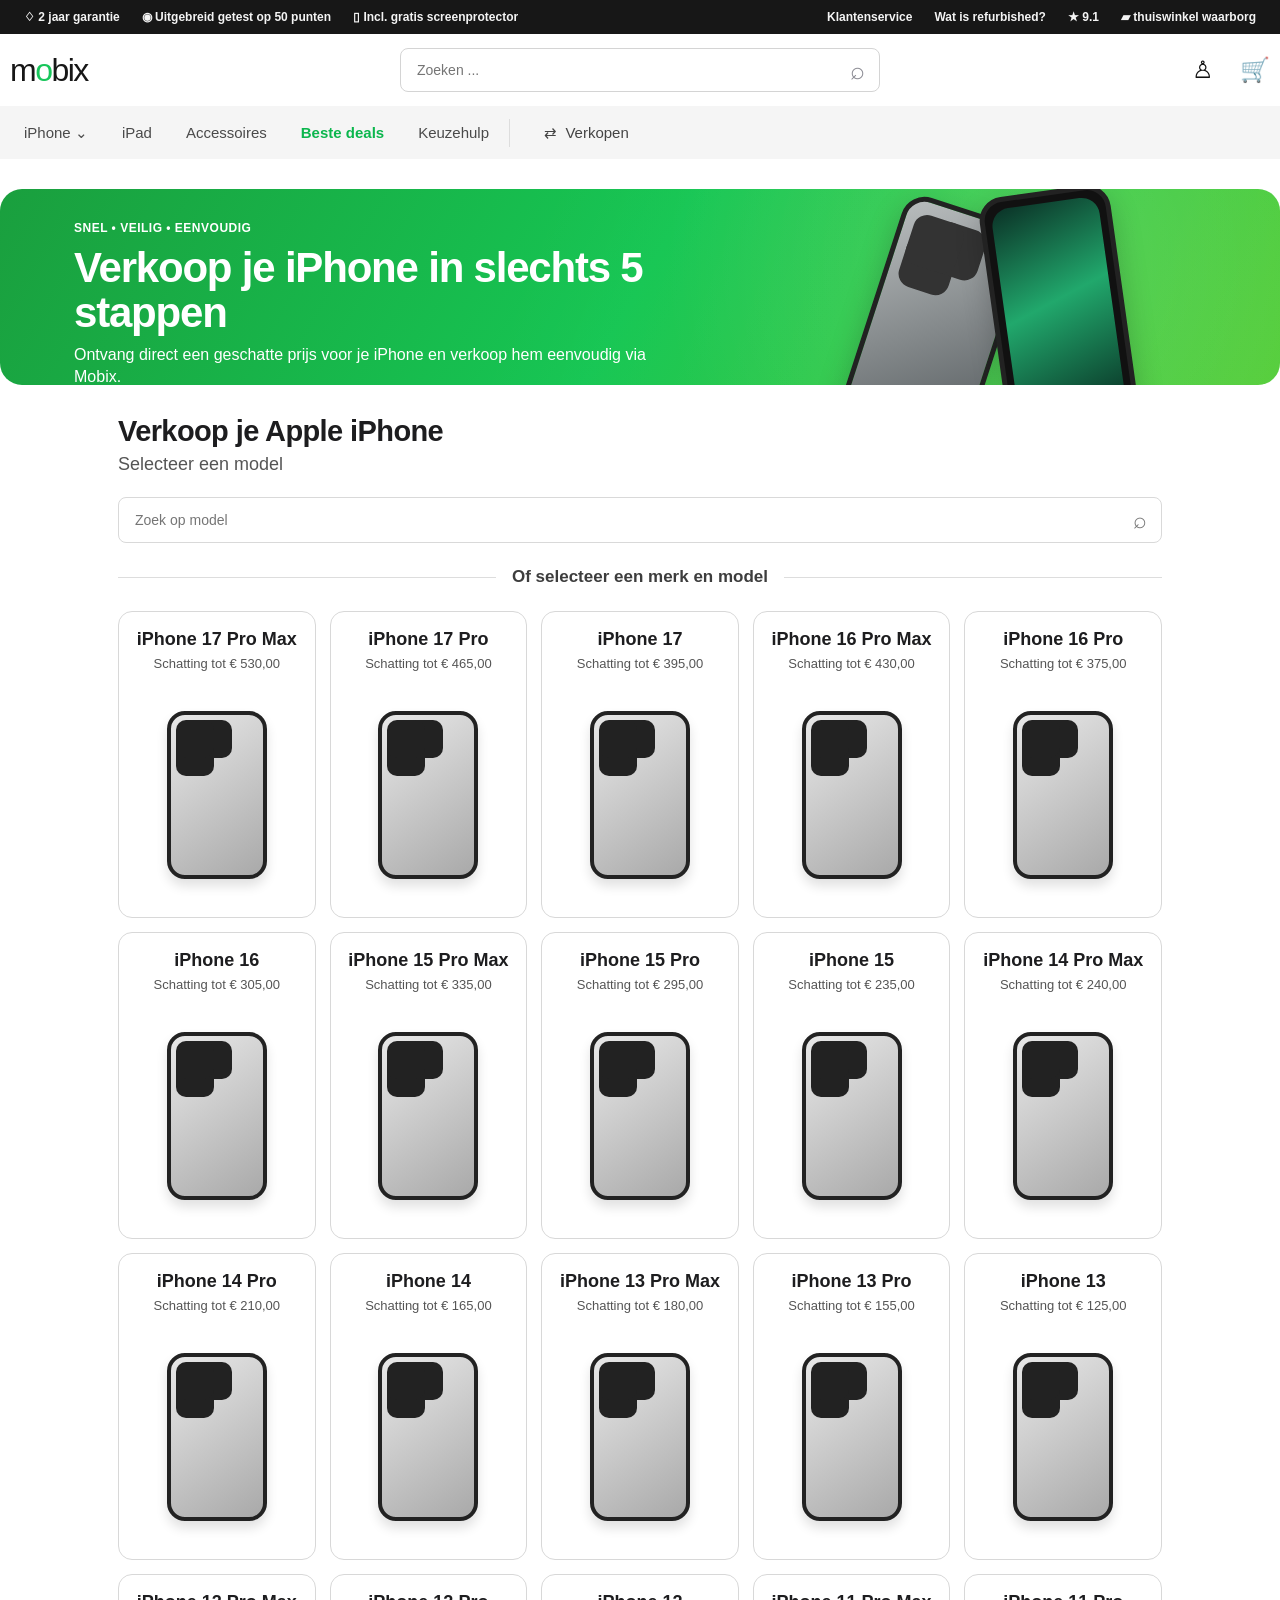
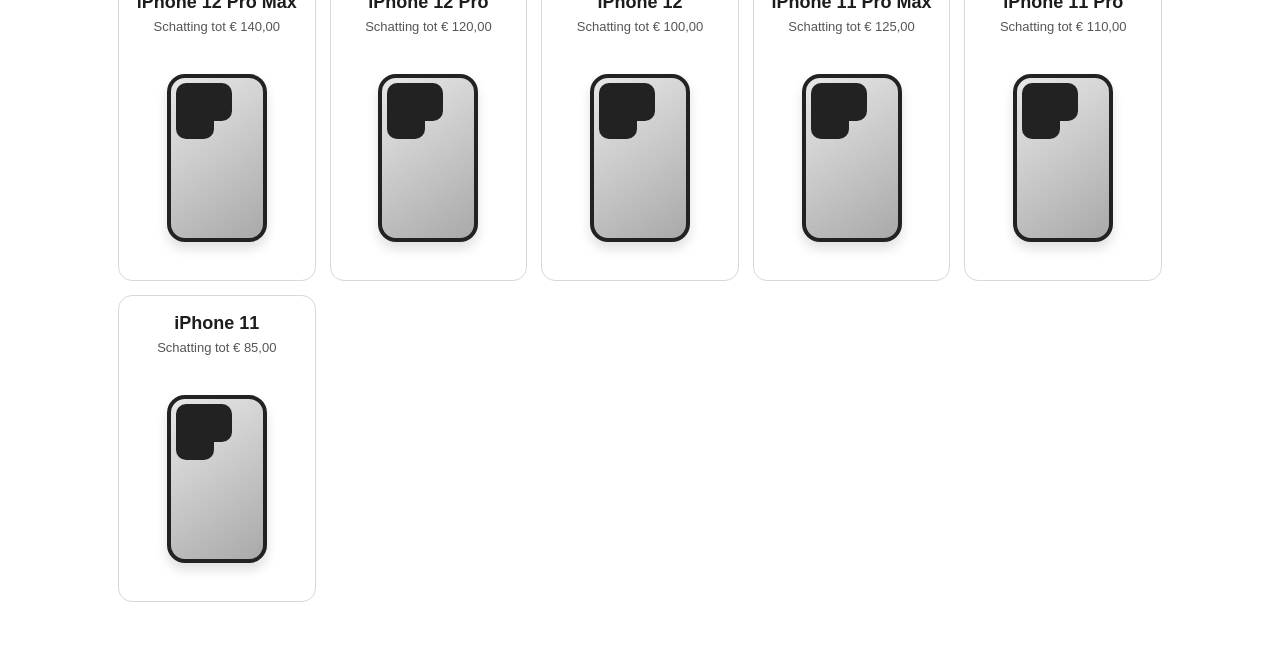
<file: index.html>
<!doctype html>
<html lang="nl">
<head>
  <meta charset="utf-8">
  <meta name="viewport" content="width=device-width,initial-scale=1">
  <meta name="theme-color" content="#151515">
  <title>Mobix — Verkoop je iPhone</title>
  <link rel="stylesheet" href="style.css">
</head>
<body>
  <div id="homePage">
    <div class="utility-bar">
      <div class="utility-left">
        <span>♢ 2 jaar garantie</span><span>◉ Uitgebreid getest op 50 punten</span><span>▯ Incl. gratis screenprotector</span>
      </div>
      <div class="utility-right"><span>Klantenservice</span><span>Wat is refurbished?</span><span>★ 9.1</span><span>▰ thuiswinkel waarborg</span></div>
    </div>

    <header class="site-header">
      <a class="logo" href="#">m<span>o</span>bix</a>
      <div class="search"><input placeholder="Zoeken ..." aria-label="Zoeken"><span>⌕</span></div>
      <div class="header-icons"><a href="login.html" aria-label="Account">♙</a><a href="#" aria-label="Winkelwagen">🛒</a></div>
    </header>

    <nav class="nav-bar">
      <a href="#">iPhone <span>⌄</span></a><a href="#">iPad</a><a href="#">Accessoires</a><a class="active" href="#deals">Beste deals</a><a href="#help">Keuzehulp</a><span class="nav-divider"></span><a class="sell-link" href="#" id="navSell">⇄ &nbsp;Verkopen</a>
    </nav>

    <main class="home-main">
      <section class="hero">
        <div class="hero-content">
          <div class="eyebrow">SNEL • VEILIG • EENVOUDIG</div>
          <h1>Verkoop je iPhone in slechts 5 stappen</h1>
          <p>Ontvang direct een geschatte prijs voor je iPhone en verkoop hem eenvoudig via Mobix.</p>
          <div class="hero-points"><span>✓ Gratis verzending</span><span>✓ Veilige gegevensverwijdering</span></div>
        </div>
        <div class="hero-phones" aria-hidden="true"><div class="phone phone-back"></div><div class="phone phone-front"><div class="phone-screen"></div></div></div>
      </section>

      <section class="model-section" id="deals">
        <h2>Verkoop je Apple iPhone</h2>
        <p class="section-sub">Selecteer een model</p>
        <div class="model-search"><input id="modelSearch" placeholder="Zoek op model"><span>⌕</span></div>
        <div class="choose-divider"><span>Of selecteer een merk en model</span></div>
        <div class="model-grid" id="modelGrid"></div>
      </section>
    </main>
  </div>

  <div id="tradePage" class="trade-page" hidden>
    <header class="topbar"><a class="trade-logo" href="#" id="homeBack">m<span style="color:var(--green)">o</span>bix</a><a href="login.html" class="login-link">Inloggen</a><div class="step-label" id="stepLabel">1/8</div></header>
    <div class="progress-wrap"><button class="back" id="backBtn" aria-label="Terug">←</button><div class="progress"><div id="progressBar"></div></div><span id="stepLabel2">1/8</span></div>
    <main class="layout"><aside class="sidebar"><section class="price-card"><span>Geschatte waarde:</span><strong id="price">€ 100,00</strong></section><section class="summary-card" id="sideSummary"></section></aside><section class="panel" id="app"></section></main>
  </div>
  <script src="script.js"></script>
</body>
</html>
</file>
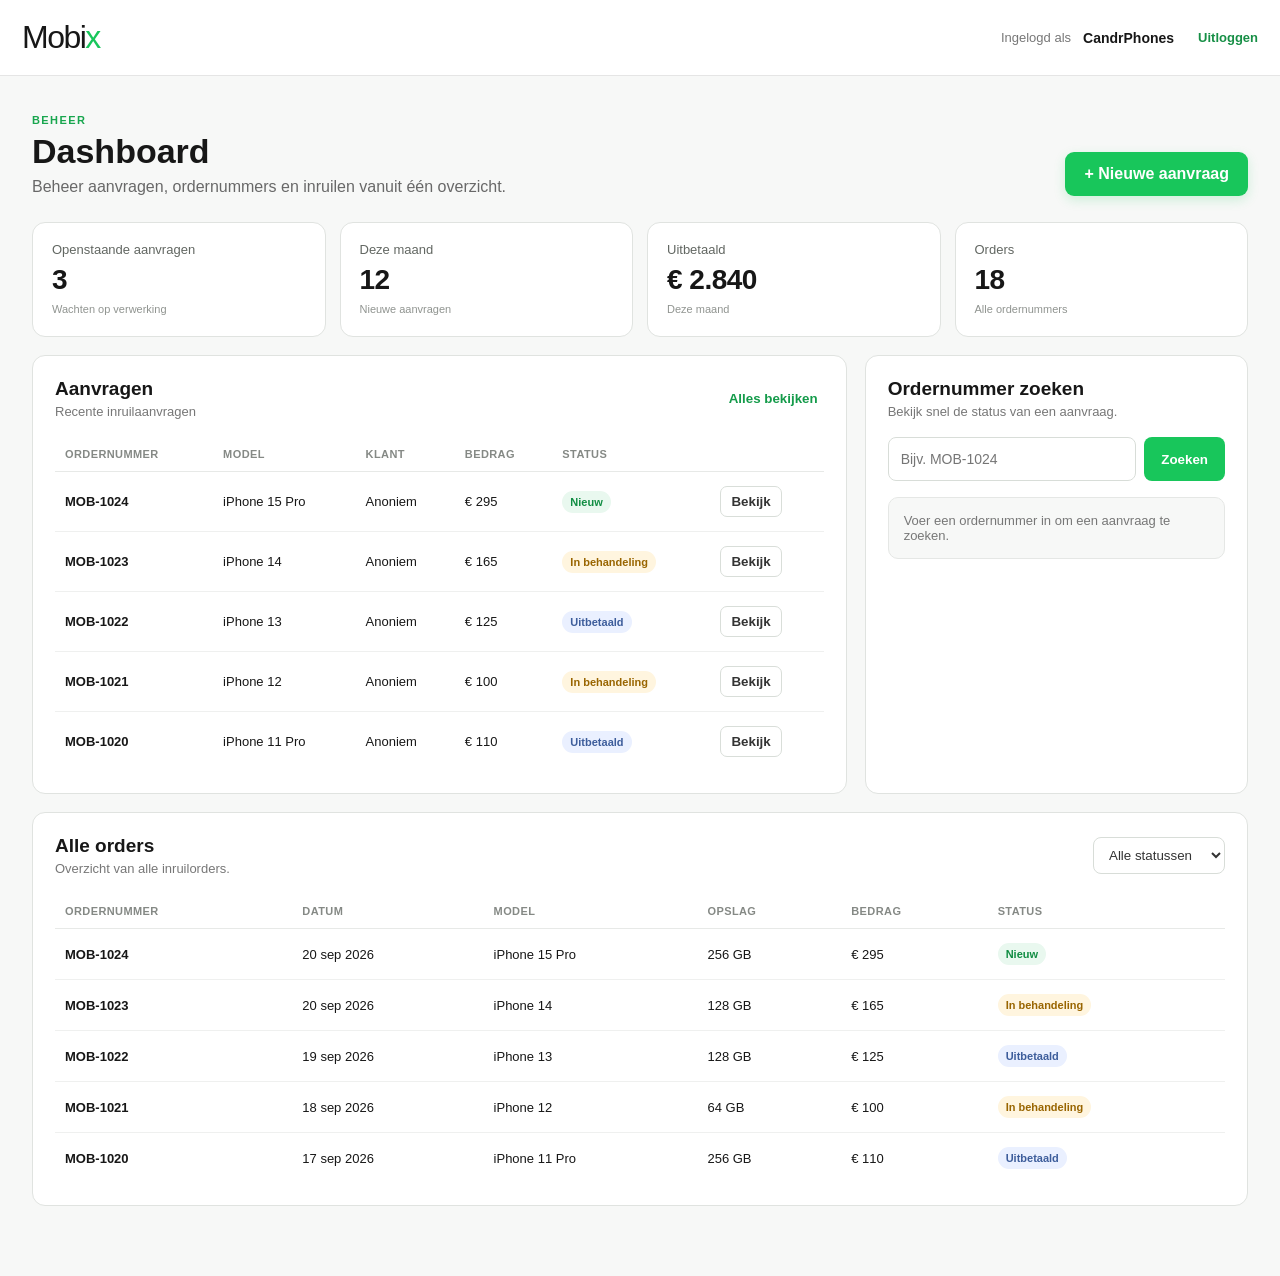
<file: dashboard.html>
<!doctype html>
<html lang="nl">
<head>
<meta charset="utf-8"><meta name="viewport" content="width=device-width,initial-scale=1">
<title>Mobix Dashboard</title>
<link rel="stylesheet" href="style.css">
</head>
<body class="dashboard-page">
<div class="dashboard-shell">
  <header class="dashboard-header">
    <a class="dashboard-logo" href="index.html">Mobi<span>x</span></a>
    <div class="dashboard-user"><span>Ingelogd als</span><strong>CandrPhones</strong><a href="index.html">Uitloggen</a></div>
  </header>

  <main class="dashboard-main">
    <div class="dashboard-title-row">
      <div><p class="dashboard-eyebrow">BEHEER</p><h1>Dashboard</h1><p>Beheer aanvragen, ordernummers en inruilen vanuit één overzicht.</p></div>
      <a class="dashboard-primary" href="index.html">+ Nieuwe aanvraag</a>
    </div>

    <section class="stats-grid">
      <div class="stat-card"><span>Openstaande aanvragen</span><strong id="openCount">3</strong><small>Wachten op verwerking</small></div>
      <div class="stat-card"><span>Deze maand</span><strong id="monthCount">12</strong><small>Nieuwe aanvragen</small></div>
      <div class="stat-card"><span>Uitbetaald</span><strong id="paidCount">€ 2.840</strong><small>Deze maand</small></div>
      <div class="stat-card"><span>Orders</span><strong id="orderCount">18</strong><small>Alle ordernummers</small></div>
    </section>

    <section class="dashboard-grid">
      <div class="dashboard-card applications-card">
        <div class="card-heading"><div><h2>Aanvragen</h2><p>Recente inruilaanvragen</p></div><button class="text-button" id="showAllBtn">Alles bekijken</button></div>
        <div class="table-wrap"><table><thead><tr><th>Ordernummer</th><th>Model</th><th>Klant</th><th>Bedrag</th><th>Status</th><th></th></tr></thead><tbody id="applicationTable"></tbody></table></div>
      </div>

      <div class="dashboard-card order-card">
        <div class="card-heading"><div><h2>Ordernummer zoeken</h2><p>Bekijk snel de status van een aanvraag.</p></div></div>
        <div class="order-search"><input id="orderSearch" placeholder="Bijv. MOB-1024" autocomplete="off"><button id="searchOrder">Zoeken</button></div>
        <div id="orderResult" class="order-result muted-result">Voer een ordernummer in om een aanvraag te zoeken.</div>
      </div>
    </section>

    <section class="dashboard-card all-orders" id="allOrdersSection">
      <div class="card-heading"><div><h2>Alle orders</h2><p>Overzicht van alle inruilorders.</p></div><select id="statusFilter"><option value="all">Alle statussen</option><option value="Nieuw">Nieuw</option><option value="In behandeling">In behandeling</option><option value="Uitbetaald">Uitbetaald</option></select></div>
      <div class="table-wrap"><table><thead><tr><th>Ordernummer</th><th>Datum</th><th>Model</th><th>Opslag</th><th>Bedrag</th><th>Status</th></tr></thead><tbody id="ordersTable"></tbody></table></div>
    </section>
  </main>
</div>
<script>
const applications = [
 {order:'MOB-1024',model:'iPhone 15 Pro',customer:'Anoniem',amount:295,date:'20 sep 2026',storage:'256 GB',status:'Nieuw'},
 {order:'MOB-1023',model:'iPhone 14',customer:'Anoniem',amount:165,date:'20 sep 2026',storage:'128 GB',status:'In behandeling'},
 {order:'MOB-1022',model:'iPhone 13',customer:'Anoniem',amount:125,date:'19 sep 2026',storage:'128 GB',status:'Uitbetaald'},
 {order:'MOB-1021',model:'iPhone 12',customer:'Anoniem',amount:100,date:'18 sep 2026',storage:'64 GB',status:'In behandeling'},
 {order:'MOB-1020',model:'iPhone 11 Pro',customer:'Anoniem',amount:110,date:'17 sep 2026',storage:'256 GB',status:'Uitbetaald'}
];
const saved = JSON.parse(localStorage.getItem('mobixApplications') || '[]');
const data = [...saved, ...applications.filter(a=>!saved.some(s=>s.order===a.order))];
function badge(status){return '<span class="status status-'+status.toLowerCase().replaceAll(' ','-')+'">'+status+'</span>'}
function renderRecent(){document.getElementById('applicationTable').innerHTML=data.slice(0,5).map(a=>`<tr><td><b>${a.order}</b></td><td>${a.model}</td><td>${a.customer}</td><td>€ ${a.amount}</td><td>${badge(a.status)}</td><td><button class="row-btn" onclick="findOrder('${a.order}')">Bekijk</button></td></tr>`).join('')}
function renderOrders(){const filter=document.getElementById('statusFilter').value;document.getElementById('ordersTable').innerHTML=data.filter(a=>filter==='all'||a.status===filter).map(a=>`<tr><td><b>${a.order}</b></td><td>${a.date}</td><td>${a.model}</td><td>${a.storage}</td><td>€ ${a.amount}</td><td>${badge(a.status)}</td></tr>`).join('')}
function findOrder(value){const q=value.trim().toUpperCase();const a=data.find(x=>x.order.toUpperCase()===q);const box=document.getElementById('orderResult');if(!a){box.className='order-result error-result';box.innerHTML='<strong>Niet gevonden</strong><br>Er is geen aanvraag met dit ordernummer gevonden.';return}box.className='order-result';box.innerHTML=`<div class="result-top"><strong>${a.order}</strong>${badge(a.status)}</div><div class="result-lines"><span>Model <b>${a.model}</b></span><span>Opslag <b>${a.storage}</b></span><span>Bedrag <b>€ ${a.amount}</b></span><span>Datum <b>${a.date}</b></span></div>`}
document.getElementById('searchOrder').onclick=()=>findOrder(document.getElementById('orderSearch').value);document.getElementById('orderSearch').addEventListener('keydown',e=>{if(e.key==='Enter')findOrder(e.target.value)});document.getElementById('statusFilter').onchange=renderOrders;document.getElementById('showAllBtn').onclick=()=>document.getElementById('allOrdersSection').scrollIntoView({behavior:'smooth'});renderRecent();renderOrders();
</script>
</body></html>
</file>
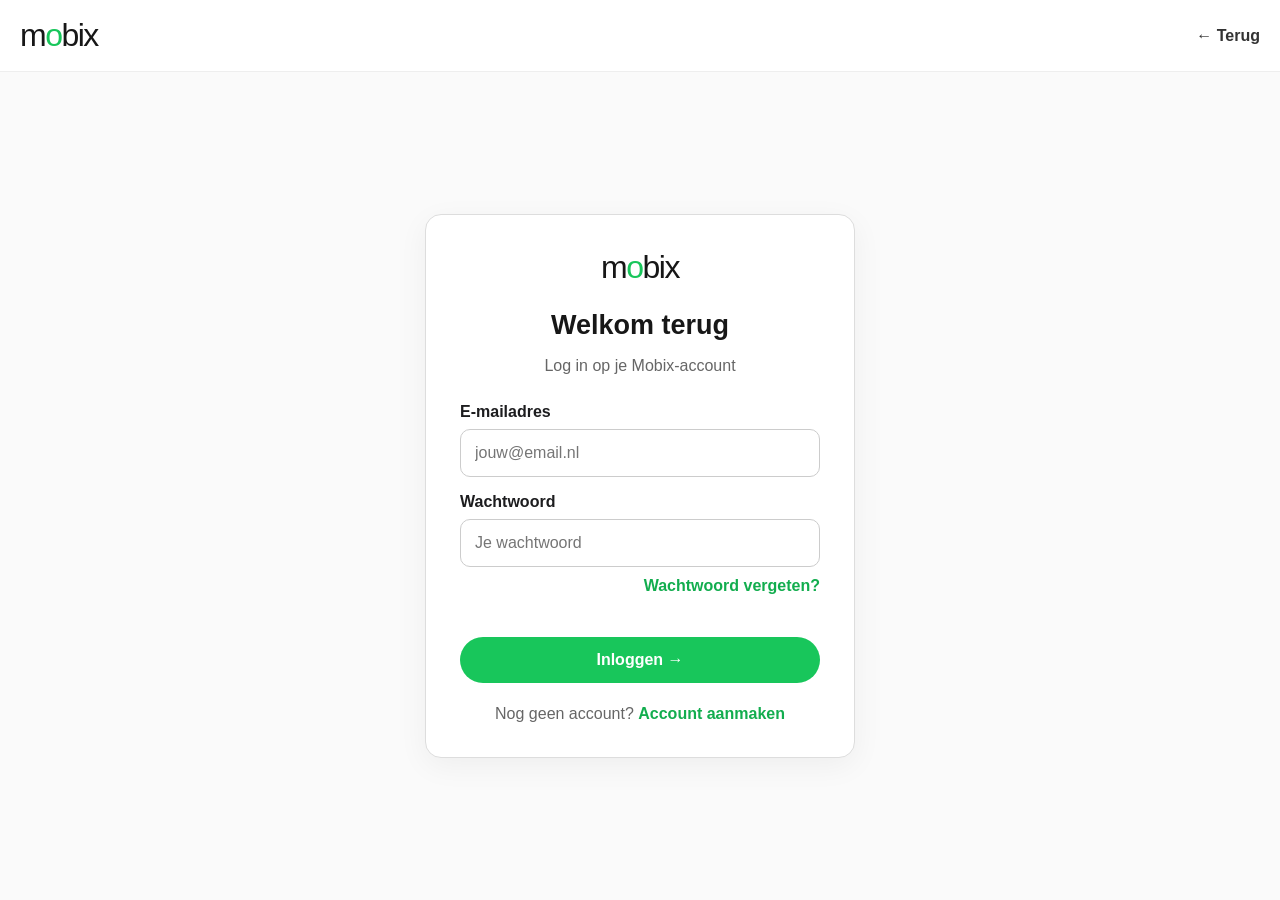
<file: login.html>
<!doctype html>
<html lang="nl">
<head>
  <meta charset="utf-8">
  <meta name="viewport" content="width=device-width,initial-scale=1">
  <title>Inloggen — Mobix</title>
  <link rel="stylesheet" href="style.css">
  <style>
    body{min-height:100vh;background:#fff;color:#1d1d1f}
    .login-top{height:72px;border-bottom:1px solid #eee;display:flex;align-items:center;justify-content:space-between;padding:0 max(20px,calc((100% - 1260px)/2));}
    .login-logo{font-size:32px;letter-spacing:-1.5px;color:#171717;text-decoration:none;font-weight:400}
    .login-logo span{color:var(--green)}
    .login-back{color:#333;text-decoration:none;font-weight:600}
    .login-wrap{min-height:calc(100vh - 72px);display:flex;align-items:center;justify-content:center;padding:35px 20px;background:#fafafa}
    .login-card{width:100%;max-width:430px;background:#fff;border:1px solid #ddd;border-radius:16px;padding:34px;box-shadow:0 8px 30px rgba(0,0,0,.05)}
    .login-card .brand-mark{text-align:center;color:#171717;font-size:32px;letter-spacing:-1.5px;font-weight:400;margin-bottom:24px}
    .login-card .brand-mark span{color:var(--green)}
    .login-card h1{font-size:27px;text-align:center;margin-bottom:8px;color:#171717}
    .login-sub{text-align:center;color:#666;margin-bottom:28px}
    .login-label{display:block;font-weight:700;margin:16px 0 8px}
    .login-input{width:100%;padding:14px;border:1px solid #ccc;border-radius:10px;font-size:16px;outline:none}
    .login-input:focus{border:2px solid var(--green);padding:13px;box-shadow:0 0 0 3px rgba(24,198,91,.08)}
    .forgot{text-align:right;margin:10px 0 20px}
    .forgot a,.register a{color:#12ad4e;text-decoration:none;font-weight:600}
    .login-card button.primary{background:var(--green);color:#fff}
    .login-card button.primary:hover{background:#12b34f}
    .login-message{display:none;background:#fff3f3;color:#a22;border:1px solid #f0cccc;border-radius:10px;padding:12px;margin-top:15px;font-size:14px}
    .register{text-align:center;margin-top:22px;color:#666}
    @media(max-width:600px){.login-top{height:62px;padding:0 16px}.login-logo{font-size:28px}.login-wrap{padding:20px 14px}.login-card{padding:25px 20px}}
  </style>
</head>
<body>
  <header class="login-top">
    <a class="login-logo" href="index.html">m<span>o</span>bix</a>
    <a class="login-back" href="index.html">← Terug</a>
  </header>

  <main class="login-wrap">
    <div class="login-card">
      <div class="brand-mark">m<span>o</span>bix</div>
      <h1>Welkom terug</h1>
      <p class="login-sub">Log in op je Mobix-account</p>

      <form id="loginForm">
        <label class="login-label" for="email">E-mailadres</label>
        <input class="login-input" id="email" type="email" placeholder="jouw@email.nl" required>

        <label class="login-label" for="password">Wachtwoord</label>
        <input class="login-input" id="password" type="password" placeholder="Je wachtwoord" required>

        <div class="forgot"><a href="#">Wachtwoord vergeten?</a></div>

        <button class="primary" type="submit">Inloggen →</button>
        <div class="login-message" id="message">Vul een geldig e-mailadres en wachtwoord in.</div>
      </form>

      <div class="register">Nog geen account? <a href="#">Account aanmaken</a></div>
    </div>
  </main>

<script>
document.getElementById("loginForm").addEventListener("submit", function(e){
  e.preventDefault();

  const email = document.getElementById("email").value.trim();
  const password = document.getElementById("password").value;
  const msg = document.getElementById("message");

  if (email === "CandrPhones@gmail.com" && password === "Mobix2026!!") {
    msg.style.display = "none";
    window.location.href = "dashboard.html";
  } else {
    msg.textContent = "Onjuiste e-mail of wachtwoord.";
    msg.style.display = "block";
  }
});
</script>
</body>
</html>
</file>
<file: style.css>
*{box-sizing:border-box} :root{--green:#18c65b;--dark:#171717;--text:#1d1d1f;--muted:#62626a;--border:#dedede} html{scroll-behavior:smooth} body{margin:0;font-family:Arial,Helvetica,sans-serif;color:var(--text);background:#fff}.utility-bar{height:34px;background:#171717;color:#f4f4f4;display:flex;align-items:center;justify-content:space-between;padding:0 max(24px,calc((100% - 1260px)/2));font-size:12px;font-weight:600}.utility-left,.utility-right{display:flex;gap:22px;align-items:center;white-space:nowrap}.site-header{height:72px;display:grid;grid-template-columns:220px minmax(300px,480px) 220px;align-items:center;justify-content:space-between;max-width:1260px;margin:auto;padding:0 0}.logo{font-size:32px;letter-spacing:-1.5px;color:#171717;text-decoration:none;font-weight:400}.logo span{color:var(--green)}.search{height:44px;border:1px solid #d4d4d4;border-radius:8px;display:flex;align-items:center;padding:0 14px;color:#8a8a92}.search input{border:0;outline:0;width:100%;font-size:14px}.search span{font-size:25px}.header-icons{display:flex;justify-content:flex-end;gap:26px;font-size:24px}.header-icons a{color:#111;text-decoration:none}.nav-bar{height:53px;background:#f5f5f5;display:flex;align-items:center;gap:34px;padding:0 max(24px,calc((100% - 1260px)/2));font-size:15px}.nav-bar a{color:#4a4a4a;text-decoration:none}.nav-bar .active{color:#0bb64d;font-weight:700}.nav-bar .sell-link{color:#444}.nav-divider{height:28px;width:1px;background:#ddd;margin-left:-14px}.home-main{max-width:1390px;margin:auto;padding:30px 0 70px}.hero{height:196px;margin:0 0 30px;border-radius:22px;overflow:hidden;position:relative;background:linear-gradient(120deg,#1a9f3e,#16c653 50%,#46c928);color:white}.hero:after{content:"";position:absolute;inset:0;background:radial-gradient(circle at 80% 40%,rgba(255,255,255,.12),transparent 35%),linear-gradient(110deg,transparent 40%,rgba(255,255,255,.08));pointer-events:none}.hero-content{position:relative;z-index:2;padding:32px 74px;max-width:760px}.eyebrow{font-size:12px;font-weight:700;letter-spacing:.5px;margin-bottom:10px}.hero h1{margin:0 0 8px;font-size:42px;line-height:1.08;letter-spacing:-1.2px;color:#fff}.hero p{font-size:16px;margin:0;max-width:630px;line-height:1.4}.hero-points{display:flex;gap:28px;margin-top:16px;font-weight:700;font-size:13px}.hero-phones{position:absolute;right:90px;bottom:-45px;width:400px;height:240px;z-index:1}.phone{position:absolute;width:132px;height:245px;border-radius:24px;border:5px solid #222;background:#d9d9d9;box-shadow:0 10px 28px rgba(0,0,0,.2)}.phone-back{right:190px;top:15px;transform:rotate(18deg);background:linear-gradient(145deg,#b9bdbe,#51575a)}.phone-back:before{content:"";position:absolute;width:52px;height:52px;left:10px;top:12px;border-radius:14px;background:#333;box-shadow:23px 0 #333,0 23px #333}.phone-front{right:65px;top:0;transform:rotate(-8deg);background:#111;padding:7px}.phone-screen{height:100%;border-radius:18px;background:linear-gradient(160deg,#0b3227,#21a86c 45%,#082a20)}.model-section{padding:0 118px}.model-section h2{font-size:29px;margin:0 0 6px;letter-spacing:-.6px}.section-sub{font-size:18px;color:#555;margin:0 0 22px}.model-search{height:46px;border:1px solid #d9d9d9;border-radius:8px;display:flex;align-items:center;padding:0 14px}.model-search input{border:0;outline:0;width:100%;font-size:14px}.model-search span{font-size:23px;color:#777}.choose-divider{display:flex;align-items:center;gap:16px;color:#3d3d3d;font-weight:700;font-size:17px;margin:24px 0}.choose-divider:before,.choose-divider:after{content:"";height:1px;background:#ddd;flex:1}.model-grid{display:grid;grid-template-columns:repeat(5,1fr);gap:14px}.model-card{min-height:285px;border:1px solid #d8d8d8;border-radius:14px;padding:17px 12px 12px;text-align:center;background:#fff;cursor:pointer;transition:.18s;display:flex;flex-direction:column;align-items:center}.model-card:hover{transform:translateY(-3px);box-shadow:0 8px 24px rgba(0,0,0,.08);border-color:#bdbdbd}.model-card h3{font-size:18px;margin:0 0 6px}.model-card p{font-size:13px;color:#555;margin:0}.phone-art{height:180px;width:112px;margin-top:15px;position:relative;border-radius:20px;border:4px solid #222;background:linear-gradient(145deg,#f0f0f0,#b7b7b7);box-shadow:0 7px 12px rgba(0,0,0,.12)}.phone-art:before{content:"";position:absolute;left:5px;top:5px;width:42px;height:42px;border-radius:12px;background:#222;box-shadow:20px 0 #222,0 20px #222}.phone-art .screen-art{position:absolute;inset:5px;border-radius:15px;background:linear-gradient(150deg,#dfe6ef,#101010);z-index:-1}.model-card:nth-child(2) .phone-art{background:linear-gradient(145deg,#6b7c9d,#1c2940)}.model-card:nth-child(3) .phone-art{background:linear-gradient(145deg,#d9d0ee,#9d8dc4)}.model-card:nth-child(4) .phone-art{background:linear-gradient(145deg,#e7dfc9,#88806d)}.model-card:nth-child(5) .phone-art{background:linear-gradient(145deg,#eee6d9,#8d7b66)}.model-card.hidden{display:none}
.trade-page{min-height:100vh}.topbar{display:flex;justify-content:space-between;align-items:center;padding:18px 5.5%;border-bottom:1px solid #eee}.trade-logo{font-size:24px;font-weight:800;color:#2732aa;text-decoration:none}.login-link{color:#2732aa;text-decoration:none;font-weight:700}.step-label{font-size:14px}.progress-wrap{display:flex;align-items:center;gap:12px;padding:12px 5.5% 0}.back{border:0;background:none;font-size:27px;cursor:pointer;color:#333}.progress{height:7px;background:#e6e6e6;border-radius:20px;flex:1;overflow:hidden}.progress div{height:100%;background:#2732aa;border-radius:20px;width:12.5%;transition:.25s}.layout{max-width:1320px;margin:38px auto 60px;display:grid;grid-template-columns:330px minmax(0,760px);gap:90px;padding:0 25px}.price-card,.summary-card{border:1px solid #ddd;border-radius:16px;padding:22px;background:#fff}.price-card{display:flex;justify-content:space-between;align-items:center;color:#2732aa;font-size:18px}.price-card strong{font-size:27px}.summary-card{margin-top:18px;font-size:14px}.summary-row{display:flex;justify-content:space-between;gap:15px;padding:13px 0;border-bottom:1px solid #eee}.summary-row:last-child{border-bottom:0}.summary-row b{text-align:right}.panel{border:1px solid #ddd;border-radius:16px;padding:42px;min-height:560px}h1{margin:0 0 8px;color:#2732aa;font-size:31px}.subtitle{font-size:19px;margin:0 0 25px}.info{background:#f4f4ff;border-radius:10px;padding:16px;margin:0 0 24px;line-height:1.45}.options{display:flex;flex-direction:column;gap:14px}.option{border:1px solid #ccc;border-radius:11px;padding:19px;cursor:pointer;transition:.15s}.option:hover{border-color:#2732aa}.option.selected{border:2px solid #2732aa;padding:18px}.option-title{font-weight:700;font-size:16px}.option-desc{font-size:13px;color:#666;margin-top:7px;line-height:1.4}input[type=radio]{accent-color:#2732aa;margin-right:10px}button.primary{width:100%;border:0;border-radius:30px;padding:14px;background:#2732aa;color:white;font-weight:700;font-size:16px;cursor:pointer;margin-top:22px}.field{display:flex;align-items:center;gap:10px;border:1px solid #ccc;border-radius:10px;padding:12px}.field input{border:0;outline:0;font-size:16px;width:100%}.function-box{border:1px solid #ccc;border-radius:11px;padding:18px}.function-num{font-size:13px;margin-bottom:12px}.function-title{font-weight:700;font-size:17px}.checks{display:flex;gap:12px;margin-top:18px}.checks button{flex:1;border:2px solid #2732aa;background:white;color:#2732aa;padding:12px;border-radius:25px;font-weight:700;cursor:pointer}.done-list{display:flex;flex-direction:column;gap:12px;margin-bottom:18px}.done{border:1px solid #ddd;border-radius:10px;padding:15px;display:flex;justify-content:space-between}.done span:first-child:before{content:"✓";display:inline-grid;place-items:center;width:18px;height:18px;background:#2e7d32;color:white;border-radius:50%;font-size:11px;margin-right:10px}.result{text-align:center}.result .big{font-size:54px;font-weight:800;color:#2732aa;margin:15px 0}.sell-options{display:grid;grid-template-columns:1fr 1fr;gap:15px;margin-top:25px;text-align:left}.sell-card{border:1px solid #ccc;border-radius:12px;padding:20px}.sell-card h3{margin-top:0}
@media(max-width:1100px){.site-header{padding:0 24px}.nav-bar{padding:0 24px}.home-main{padding-left:24px;padding-right:24px}.model-section{padding:0 40px}.hero-content{padding-left:48px}.hero-phones{right:25px;transform:scale(.8);transform-origin:bottom right}.model-grid{grid-template-columns:repeat(3,1fr)}}
@media(max-width:800px){.utility-bar{height:auto;min-height:34px;padding:7px 12px;font-size:10px;gap:8px}.utility-left,.utility-right{gap:10px}.utility-right span:nth-child(1),.utility-right span:nth-child(2){display:none}.site-header{height:64px;grid-template-columns:1fr auto;gap:14px;padding:0 15px}.logo{font-size:28px}.search{grid-column:1/-1;grid-row:2;height:40px;display:none}.header-icons{gap:16px;font-size:21px}.nav-bar{height:47px;gap:20px;padding:0 15px;overflow-x:auto;white-space:nowrap}.nav-bar::-webkit-scrollbar{display:none}.home-main{padding:15px 12px 45px}.hero{height:auto;min-height:250px;border-radius:17px}.hero-content{padding:25px 23px;max-width:100%}.hero h1{font-size:31px;max-width:470px}.hero p{font-size:14px;max-width:430px}.hero-points{gap:12px;flex-wrap:wrap;font-size:11px}.hero-phones{right:-20px;bottom:-45px;transform:scale(.65);opacity:.85}.model-section{padding:0 3px;margin-top:22px}.model-section h2{font-size:24px}.section-sub{font-size:16px}.model-grid{grid-template-columns:repeat(2,1fr);gap:10px}.model-card{min-height:255px;padding:14px 8px}.model-card h3{font-size:15px}.model-card p{font-size:11px}.phone-art{height:155px;width:96px}.choose-divider{font-size:14px}.model-search{height:44px}.trade-page .layout{grid-template-columns:1fr;gap:20px;margin:18px 0 30px;padding:0 14px}.trade-page .sidebar{order:2}.trade-page .panel{order:1;padding:20px 16px;min-height:0}.trade-page .topbar{padding:14px 16px}.trade-page .progress-wrap{padding:10px 14px 0}.sell-options{grid-template-columns:1fr}}
@media(max-width:420px){.utility-left span:nth-child(2),.utility-left span:nth-child(3){display:none}.site-header{height:58px}.logo{font-size:25px}.nav-bar{gap:16px;font-size:13px}.hero{min-height:265px}.hero h1{font-size:27px}.hero-phones{right:-50px;transform:scale(.58)}.model-grid{grid-template-columns:1fr 1fr}.model-card{min-height:235px}.phone-art{height:135px;width:84px}.trade-page .panel{padding:17px 13px}.trade-page h1{font-size:21px}.trade-page .subtitle{font-size:15px}}

/* Mobix trade-in theme: same look as the homepage */
.trade-page{background:#fff;color:var(--text);min-height:100vh}
.trade-page .topbar{height:72px;max-width:1260px;margin:0 auto;padding:0;display:grid;grid-template-columns:1fr auto auto;gap:30px;align-items:center;border-bottom:0}
.trade-page .trade-logo{font-size:32px;letter-spacing:-1.5px;font-weight:400;color:#171717;text-decoration:none}
.trade-page .trade-logo::first-letter{color:#171717}
.trade-page .login-link{color:#171717;text-decoration:none;font-weight:600;font-size:14px}
.trade-page .step-label{font-size:13px;color:#555;font-weight:600}
.trade-page .progress-wrap{max-width:1260px;margin:0 auto;padding:0 0 18px;display:flex;align-items:center;gap:12px}
.trade-page .back{font-size:25px;color:#333;padding:0 6px}
.trade-page .progress{height:6px;background:#e8e8e8;border-radius:99px}
.trade-page .progress div{background:var(--green);border-radius:99px}
.trade-page .layout{max-width:1260px;margin:22px auto 70px;grid-template-columns:300px minmax(0,1fr);gap:50px;padding:0}
.trade-page .price-card,.trade-page .summary-card,.trade-page .panel{border:1px solid #dedede;border-radius:14px;box-shadow:none;background:#fff}
.trade-page .price-card{color:#171717;padding:20px}
.trade-page .price-card strong{color:#12ad4e;font-size:25px}
.trade-page .summary-card{margin-top:14px}
.trade-page .panel{padding:38px 42px;min-height:540px}
.trade-page h1{color:#171717;font-size:31px;letter-spacing:-.5px}
.trade-page .subtitle{color:#555;font-size:17px}
.trade-page .info{background:#f0fbf4;border:1px solid #d8f1e1;color:#333;border-radius:10px}
.trade-page .option{border:1px solid #d8d8d8;border-radius:11px;background:#fff}
.trade-page .option:hover{border-color:#18c65b;box-shadow:0 2px 10px rgba(24,198,91,.08)}
.trade-page .option.selected{border:2px solid var(--green);padding:18px}
.trade-page input[type=radio]{accent-color:var(--green)}
.trade-page button.primary{background:var(--green);color:#fff}
.trade-page button.primary:hover{background:#12b34f}
.trade-page .field:focus-within{border-color:var(--green);box-shadow:0 0 0 3px rgba(24,198,91,.1)}
.trade-page .checks button{border-color:var(--green);color:#149f49;background:#fff}
.trade-page .checks button:hover{background:#f0fbf4}
.trade-page .function-box{border-color:#d8d8d8}
.trade-page .result .big{color:#12ad4e}
.trade-page .sell-card{border-color:#d8d8d8}
@media(max-width:1100px){
  .trade-page .topbar,.trade-page .progress-wrap{margin-left:24px;margin-right:24px}
  .trade-page .layout{margin-left:24px;margin-right:24px}
}
@media(max-width:800px){
  .trade-page .topbar{height:62px;margin:0;padding:0 15px;grid-template-columns:1fr auto auto;gap:14px}
  .trade-page .trade-logo{font-size:28px}
  .trade-page .progress-wrap{margin:0;padding:8px 15px 0}
  .trade-page .layout{margin:18px 0 35px;padding:0 14px}
  .trade-page .panel{padding:20px 16px}
}
@media(max-width:420px){
  .trade-page .topbar{height:58px;padding:0 13px}
  .trade-page .trade-logo{font-size:25px}
  .trade-page .login-link{font-size:13px}
  .trade-page .step-label{font-size:12px}
}

/* Mobix dashboard */
.dashboard-page{background:#f7f8f7;min-height:100vh;color:#171717}
.dashboard-shell{min-height:100vh}.dashboard-header{height:76px;background:#fff;border-bottom:1px solid #e5e5e5;display:flex;align-items:center;justify-content:space-between;padding:0 max(22px,calc((100% - 1260px)/2));position:sticky;top:0;z-index:10}.dashboard-logo{font-size:32px;letter-spacing:-1.5px;color:#171717;text-decoration:none;font-weight:400}.dashboard-logo span{color:var(--green)}.dashboard-user{display:flex;align-items:center;gap:12px;font-size:13px}.dashboard-user span{color:#777}.dashboard-user strong{font-size:14px}.dashboard-user a{margin-left:12px;color:#178f46;text-decoration:none;font-weight:700}.dashboard-main{max-width:1260px;margin:0 auto;padding:38px 22px 70px}.dashboard-title-row{display:flex;justify-content:space-between;align-items:end;gap:25px;margin-bottom:26px}.dashboard-eyebrow{font-size:11px;color:#18a64e;font-weight:800;letter-spacing:1.4px;margin:0 0 6px}.dashboard-title-row h1{color:#171717;font-size:34px;margin:0 0 7px}.dashboard-title-row p:not(.dashboard-eyebrow){color:#686868;margin:0}.dashboard-primary{background:var(--green);color:#fff;text-decoration:none;padding:13px 19px;border-radius:9px;font-weight:700;white-space:nowrap;box-shadow:0 4px 12px rgba(24,198,91,.18)}.stats-grid{display:grid;grid-template-columns:repeat(4,1fr);gap:14px;margin-bottom:18px}.stat-card{background:#fff;border:1px solid #e0e3e0;border-radius:13px;padding:19px}.stat-card span{font-size:13px;color:#626762;display:block}.stat-card strong{font-size:28px;display:block;margin:7px 0 3px;letter-spacing:-.5px}.stat-card small{color:#909490;font-size:11px}.dashboard-grid{display:grid;grid-template-columns:minmax(0,1.7fr) minmax(310px,.8fr);gap:18px;margin-bottom:18px}.dashboard-card{background:#fff;border:1px solid #e0e3e0;border-radius:13px;padding:22px;overflow:hidden}.card-heading{display:flex;align-items:center;justify-content:space-between;gap:15px;margin-bottom:18px}.card-heading h2{font-size:19px;margin:0 0 4px}.card-heading p{font-size:13px;color:#777;margin:0}.text-button{border:0;background:none;color:#149b4a;font-weight:700;cursor:pointer}.table-wrap{overflow-x:auto}table{width:100%;border-collapse:collapse;font-size:13px}th{text-align:left;color:#858985;font-size:11px;text-transform:uppercase;letter-spacing:.4px;font-weight:700;padding:11px 10px;border-bottom:1px solid #e7e9e7;white-space:nowrap}td{padding:14px 10px;border-bottom:1px solid #eff0ef;white-space:nowrap}tbody tr:last-child td{border-bottom:0}.row-btn{border:1px solid #d9ded9;background:#fff;border-radius:7px;padding:7px 10px;cursor:pointer;font-weight:700;color:#333}.row-btn:hover{border-color:var(--green);color:#159b4b}.status{display:inline-block;padding:5px 8px;border-radius:999px;font-size:11px;font-weight:700}.status-nieuw{background:#e9f8ef;color:#118d43}.status-in-behandeling{background:#fff5df;color:#996500}.status-uitbetaald{background:#eaf0ff;color:#3d5d9b}.order-search{display:flex;gap:8px}.order-search input{height:44px;border:1px solid #d8ddd8;border-radius:8px;padding:0 12px;outline:none;min-width:0;flex:1;font-size:14px}.order-search input:focus{border-color:var(--green);box-shadow:0 0 0 3px rgba(24,198,91,.1)}.order-search button{border:0;border-radius:8px;background:var(--green);color:#fff;padding:0 17px;font-weight:700;cursor:pointer}.order-result{margin-top:16px;border-radius:10px;background:#f1faf4;border:1px solid #d8efdf;padding:15px;font-size:13px}.muted-result{background:#f7f8f7;border-color:#e5e7e5;color:#777}.error-result{background:#fff3f3;border-color:#f1d2d2;color:#a33}.result-top{display:flex;justify-content:space-between;align-items:center;margin-bottom:13px}.result-lines{display:grid;gap:9px}.result-lines span{display:flex;justify-content:space-between;color:#666}.result-lines b{color:#171717}.all-orders{margin-top:0}.all-orders select{border:1px solid #d8ddd8;background:#fff;border-radius:8px;padding:9px 11px;color:#333}
@media(max-width:900px){.dashboard-main{padding-top:26px}.stats-grid{grid-template-columns:repeat(2,1fr)}.dashboard-grid{grid-template-columns:1fr}.dashboard-header{padding:0 18px}.dashboard-user span{display:none}}
@media(max-width:600px){.dashboard-header{height:64px}.dashboard-logo{font-size:27px}.dashboard-user{gap:7px}.dashboard-user a{margin-left:4px}.dashboard-main{padding:22px 13px 45px}.dashboard-title-row{align-items:flex-start;flex-direction:column}.dashboard-title-row h1{font-size:29px}.dashboard-primary{width:100%;text-align:center}.stats-grid{gap:9px}.stat-card{padding:15px}.stat-card strong{font-size:23px}.dashboard-card{padding:16px}.card-heading{align-items:flex-start}.order-search{flex-direction:column}.order-search button{height:43px}.all-orders .card-heading{flex-direction:column}.all-orders select{width:100%}th,td{padding:12px 8px}}

/* Product photos for Mobix model cards */
.phone-photo{height:220px;width:155px;margin-top:14px;position:relative;display:flex;align-items:center;justify-content:center}
.phone-photo img{display:block;max-width:100%;max-height:218px;width:auto;height:auto;object-fit:contain;filter:drop-shadow(0 8px 10px rgba(0,0,0,.16))}
.phone-art-fallback{display:none;height:168px;width:100px;border-radius:18px;border:4px solid #222;background:linear-gradient(145deg,#e8e8e8,#a9a9a9);box-shadow:0 7px 12px rgba(0,0,0,.12);position:relative}
.phone-art-fallback:before{content:"";position:absolute;left:5px;top:5px;width:38px;height:38px;border-radius:10px;background:#222;box-shadow:18px 0 #222,0 18px #222}
.phone-art-fallback .screen-art{position:absolute;inset:5px;border-radius:13px;background:linear-gradient(150deg,#dfe6ef,#101010);z-index:-1}
.phone-photo.photo-fallback .phone-art-fallback{display:block}
.result-phone{height:170px;display:flex;justify-content:center;align-items:center;margin:-10px 0 2px}
.result-phone .phone-photo{margin:0}
.result-model{text-align:center;color:#666;font-size:14px;margin:-2px 0 10px}
.result-actions{display:flex;gap:10px;justify-content:center;flex-wrap:wrap;margin-top:22px}
.result-actions .primary,.result-actions .secondary{border:0;border-radius:9px;padding:13px 18px;font-weight:700;cursor:pointer}
.result-actions .secondary{background:#f2f2f2;color:#222}
@media(max-width:800px){.phone-photo{height:175px;width:120px}.phone-photo img{max-height:175px}.result-phone{height:145px}.result-phone .phone-photo{height:145px}.result-phone .phone-photo img{max-height:145px}}

/* Mooie terug-naar-home knop */
.result-actions .home-return{background:#fff;border:1px solid #d8ddd8!important;color:#222!important;box-shadow:0 3px 10px rgba(0,0,0,.06);transition:.18s}
.result-actions .home-return:hover{border-color:var(--green)!important;color:#129447!important;transform:translateY(-1px);box-shadow:0 5px 14px rgba(24,198,91,.12)}
.function-info{line-height:1.5}
.function-info code{display:inline-block;background:#fff;border:1px solid #dfe6e1;border-radius:7px;padding:6px 10px;font-weight:700;color:#111}
</file>
